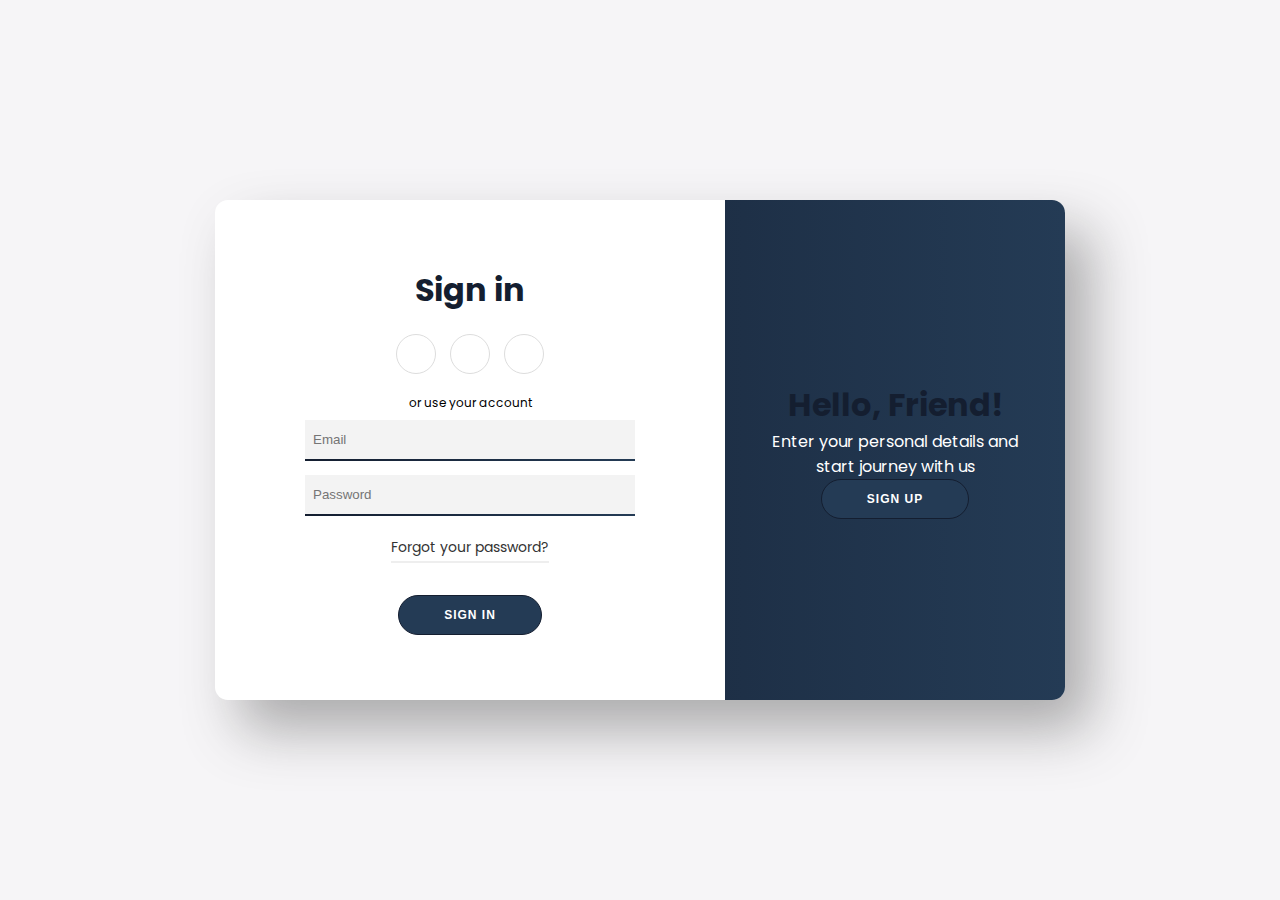
<file: scss/login.html>
<!DOCTYPE html>
<html lang="en">
<head>
    <meta charset="UTF-8">
    <meta http-equiv="X-UA-Compatible" content="IE=edge">
    <meta name="viewport" content="width=device-width, initial-scale=1.0">
    <title>Sign in || Sign up form</title>
    <!-- font awesome icons -->
    <link rel="stylesheet" href="https://cdnjs.cloudflare.com/ajax/libs/font-awesome/6.1.1/css/all.min.css" integrity="sha512-KfkfwYDsLkIlwQp6LFnl8zNdLGxu9YAA1QvwINks4PhcElQSvqcyVLLD9aMhXd13uQjoXtEKNosOWaZqXgel0g==" crossorigin="anonymous" referrerpolicy="no-referrer" />
    <!-- css stylesheet -->
    <link rel="stylesheet" href="login1.css">
</head>
<body>

    <div class="container" id="container">
        <div class="form-container sign-up-container">
            <form action="#">
                <h1>Create Account</h1>
                <div class="social-container">
                    <a href="#" class="social"><i class="fab fa-facebook-f"></i></a>
                    <a href="#" class="social"><i class="fab fa-google-plus-g"></i></a>
                    <a href="#" class="social"><i class="fab fa-linkedin-in"></i></a>
                </div>
                <span>or use your email for registration</span>
                <div class="infield">
                    <input type="text" placeholder="Name" />
                    <label></label>
                </div>
                <div class="infield">
                    <input type="email" placeholder="Email" name="email"/>
                    <label></label>
                </div>
                <div class="infield">
                    <input type="password" placeholder="Password" />
                    <label></label>
                </div>
                <button>Sign Up</button>
            </form>
        </div>
        <div class="form-container sign-in-container">
            <form action="#">
                <h1>Sign in</h1>
                <div class="social-container">
                    <a href="#" class="social"><i class="fab fa-facebook-f"></i></a>
                    <a href="#" class="social"><i class="fab fa-google-plus-g"></i></a>
                    <a href="#" class="social"><i class="fab fa-linkedin-in"></i></a>
                </div>
                <span>or use your account</span>
                <div class="infield">
                    <input type="email" placeholder="Email" name="email"/>
                    <label></label>
                </div>
                <div class="infield">
                    <input type="password" placeholder="Password" />
                    <label></label>
                </div>
                <a href="#" class="forgot">Forgot your password?</a>
                <button>Sign In</button>
            </form>
        </div>
        <div class="overlay-container" id="overlayCon">
            <div class="overlay">
                <div class="overlay-panel overlay-left">
                    <h1>Welcome Back!</h1>
                    <p>To keep connected with us please login with your personal info</p>
                    <button class="ghost" id="signIn">Sign In</button>
                </div>
                <div class="overlay-panel overlay-right">
                    <h1>Hello, Friend!</h1>
                    <p>Enter your personal details and start journey with us</p>
                    <button class="ghost" id="signUp">Sign Up</button>
                </div>
            </div>
        </div>
    </div>

    <!-- js code -->
    <script>
        const signInButton = document.getElementById('signIn');
        const signUpButton = document.getElementById('signUp');
        const container = document.getElementById('container');

        signInButton.addEventListener('click', () => {
            container.classList.remove("right-panel-active");
        });

        signUpButton.addEventListener('click', () => {
            container.classList.add("right-panel-active");
        });
    </script>

</body>
</html>
</file>
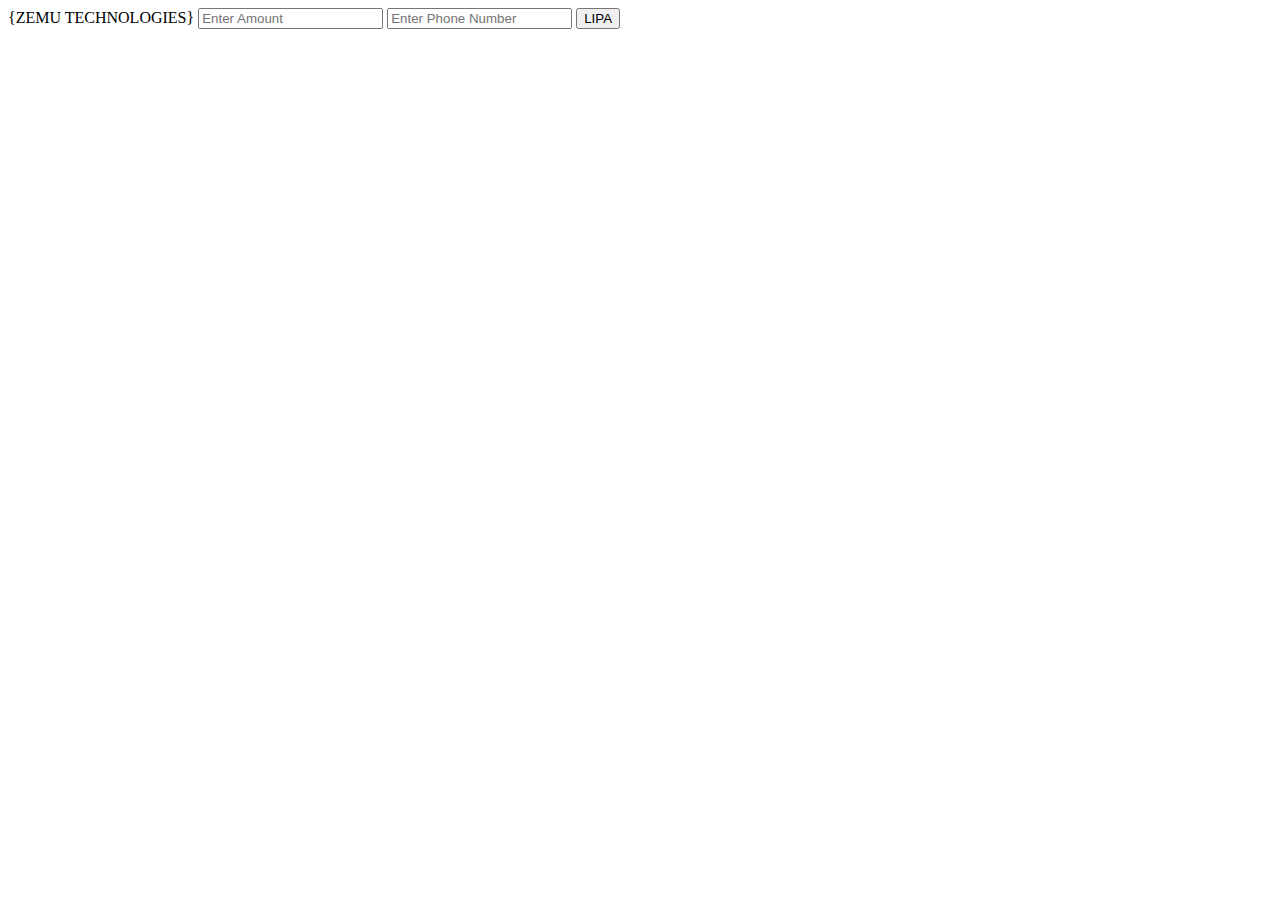
<file: zemu_tech/templates/payments.html>
<!DOCTYPE html>
<html lang="en">
<head>
    <meta charset="UTF-8">
    <title>Payments Page</title>
</head>
<body>
<form action="" method="post">
{ZEMU TECHNOLOGIES}
    <input type="number" placeholder="Enter Amount" name="amount">
    <input type="number" placeholder="Enter Phone Number" name="phone">
<input type="submit" value="LIPA">
</form>
</body>
</html>
</file>
<file: scss/login1.css>
@import url('https://fonts.googleapis.com/css2?family=Poppins:wght@100;200;300;400;500;600;700;800;900&display=swap');

* {
    padding: 0px;
    margin: 0px;
    box-sizing: border-box;
}

:root {
    --linear-grad: linear-gradient(to right, #141E30, #243B55);
    --grad-clr1: #141E30;
    --grad-clr2: #243B55;
}

body {
    height: 100vh;
    background: #f6f5f7;
    display: grid;
    place-content: center;
    font-family: 'Poppins', sans-serif;
}

footer {
    position: absolute;
    left: 50%;
    bottom: 30px;
    transform: translateX(-50%);
}
footer mark {
    padding: 8px 30px;
    border-radius: 7px;
}
footer a {
    text-decoration: none;
    font-size: 18px;
    font-weight: bold;
    color: #003;
}
.container {
    position: relative;
    width: 850px;
    height: 500px;
    background-color: white;
    box-shadow: 25px 30px 55px #5557;
    border-radius: 13px;
    overflow: hidden;
}
.form-container {
    position: absolute;
    width: 60%;
    height: 100%;
    padding: 0px 40px;
    transition: all 0.6s ease-in-out;
}
.sign-up-container {
    opacity: 0;
    z-index: 1;
}
.sign-in-container {
    z-index: 2;
}
form {
    height: 100%;
    display: flex;
    flex-direction: column;
    align-items: center;
    justify-content: center;
    padding: 0px 50px;
}
h1 {
    color: var(--grad-clr1);
}
.social-container {
    margin: 20px 0px;
}
.social-container a {
    border: 1px solid #DDD;
    border-radius: 50%;
    display: inline-flex;
    justify-content: center;
    align-items: center;
    margin: 0px 5px;
    height: 40px;
    width: 40px;
}
span {
    font-size: 12px;
}
.infield {
    position: relative;
    margin: 8px 0px;
    width: 100%;
}
input {
    width: 100%;
    padding: 12px 8px;
    background-color: #f3f3f3;
    border: none;
    outline: none;
}
label {
    position: absolute;
    left: 50%;
    top: 100%;
    transform: translateX(-50%);
    width: 100%;
    height: 2px;
    background: var(--linear-grad);
    transition: 0.3s;
}
input:focus ~ label {
    width: 100%;
}
a {
    color: #333;
    font-size: 14px;
    text-decoration: none;
    margin: 15px 0px;
}
a.forgot {
    padding-bottom: 3px;
    border-bottom: 2px solid #EEE;
}
button {
    border-radius: 20px;
    border: 1px solid var(--grad-clr1);
    background: var(--grad-clr2);
    color: #FFF;
    font-size: 12px;
    font-weight: bold;
    padding: 12px 45px;
    letter-spacing: 1px;
    text-transform: uppercase;
}
.form-container button {
    margin-top: 17px;
    transition: 80ms ease-in;
}
.form-container button:hover {
    background: #FFF;
    color: var(--grad-clr1);
}
.overlay-container {
    position: absolute;
    top: 0;
    left: 60%;
    width: 40%;
    height: 100%;
    overflow: hidden;
    transition: transform 0.6s ease-in-out;
    z-index: 9;
}
.overlay {
    position: relative;
    background: var(--linear-grad);
    color: #FFF;
    left: -150%;
    height: 100%;
    width: 250%;
    transition: transform 0.6s ease-in-out;
}
.overlay-panel {
    position: absolute;
    display: flex;
    align-items: center;
    justify-content: center;
    flex-direction: column;
    padding: 0px 40px;
    text-align: center;
    height: 100%;
    width: 340px;
    transition: 0.6s ease-in-out;
}
.overlay-left {
    right: 60%;
    transform: translateX(-12%);
}
.overlay-right {
    right: 0;
    transform: translateX
}
</file>
